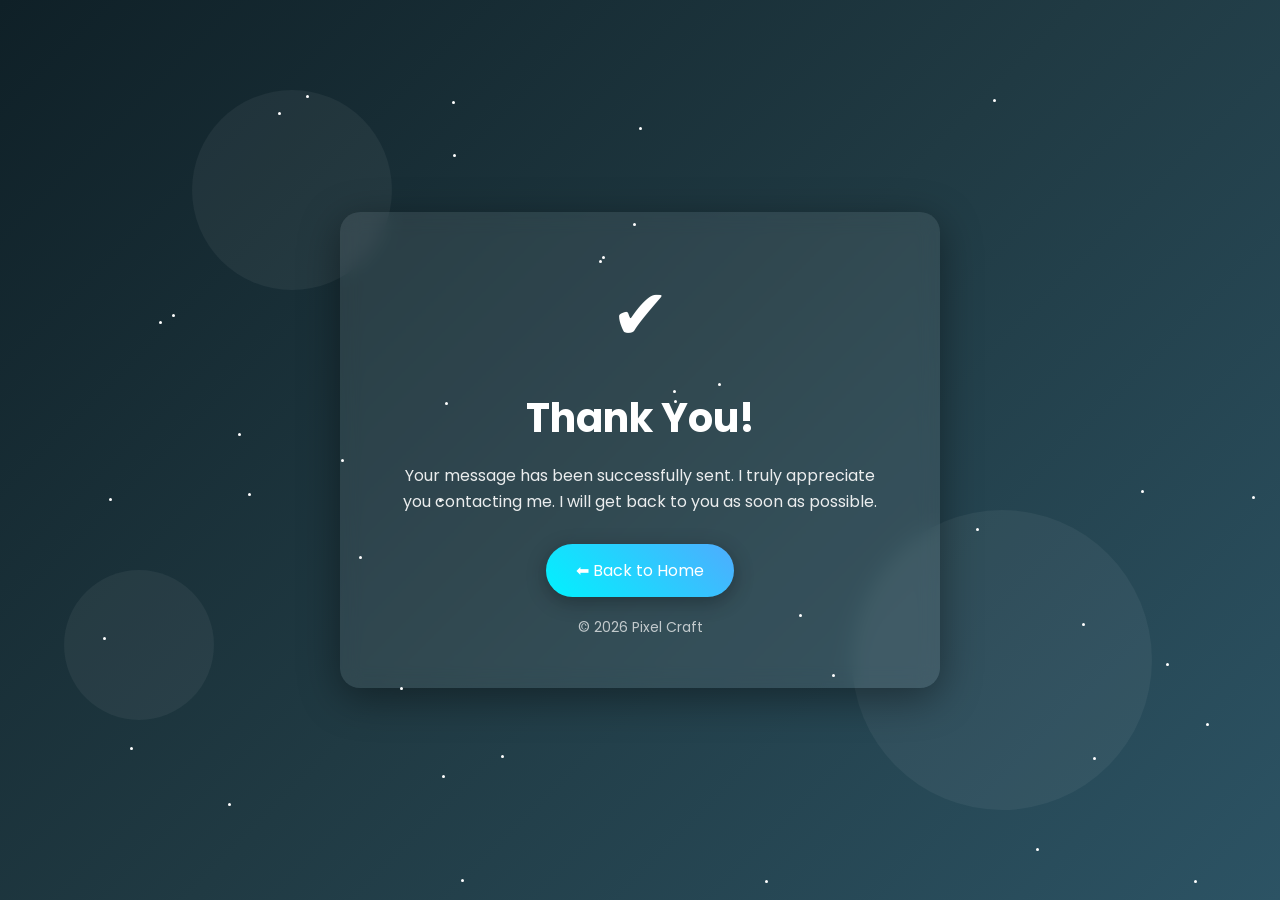
<file: thank-you.html>
<!DOCTYPE html>
<html lang="en">
<head>
<meta charset="UTF-8">
<meta name="viewport" content="width=device-width, initial-scale=1.0">
<title>Thank You | Portfolio</title>
<link rel="icon" type="image/svg+xml" href="data:image/svg+xml,<svg xmlns='http://www.w3.org/2000/svg' viewBox='0 0 64 64'><rect width='64' height='64' rx='16' fill='%232563eb'/><text x='50%25' y='54%25' dominant-baseline='middle' text-anchor='middle' font-family='Georgia,serif' font-size='40' font-weight='700' fill='white'>D</text></svg>" />

<style>
/* Google Font */
@import url('https://fonts.googleapis.com/css2?family=Poppins:wght@300;400;600;700&display=swap');

*{
margin:0;
padding:0;
box-sizing:border-box;
font-family: 'Poppins', sans-serif;
}

body{
height:100vh;
display:flex;
justify-content:center;
align-items:center;
background: linear-gradient(135deg,#0f2027,#203a43,#2c5364);
overflow:hidden;
color:white;
}

/* Floating background circles */
.circle{
position:absolute;
border-radius:50%;
background:rgba(255,255,255,0.05);
animation: float 15s infinite linear;
}

.circle:nth-child(1){width:200px;height:200px;top:10%;left:15%;}
.circle:nth-child(2){width:300px;height:300px;bottom:10%;right:10%;animation-duration:20s;}
.circle:nth-child(3){width:150px;height:150px;bottom:20%;left:5%;animation-duration:25s;}

@keyframes float{
0%{transform:translateY(0px);}
50%{transform:translateY(-50px);}
100%{transform:translateY(0px);}
}

/* Card */
.container{
text-align:center;
padding:50px;
border-radius:20px;
background: rgba(255,255,255,0.08);
backdrop-filter: blur(10px);
box-shadow:0 10px 40px rgba(0,0,0,0.4);
animation: fadeIn 1.5s ease;
max-width:600px;
}

@keyframes fadeIn{
from{opacity:0; transform:translateY(30px);}
to{opacity:1; transform:translateY(0);}
}

h1{
font-size:40px;
margin-bottom:15px;
}

p{
opacity:0.9;
margin-bottom:30px;
line-height:1.6;
}

/* Animated check icon */
.checkmark{
font-size:70px;
margin-bottom:20px;
animation: pop 1s ease;
}

@keyframes pop{
0%{transform:scale(0);}
80%{transform:scale(1.2);}
100%{transform:scale(1);}
}

/* Button */
button{
padding:14px 30px;
border:none;
border-radius:50px;
font-size:16px;
cursor:pointer;
background: linear-gradient(45deg,#00f2fe,#4facfe);
color:white;
transition:0.3s;
box-shadow:0 5px 20px rgba(0,0,0,0.3);
}

button:hover{
transform:translateY(-3px);
box-shadow:0 8px 25px rgba(0,0,0,0.4);
}

/* small animated stars */
.star{
position:absolute;
width:3px;
height:3px;
background:white;
border-radius:50%;
animation: twinkle 3s infinite;
}

@keyframes twinkle{
0%,100%{opacity:0.2;}
50%{opacity:1;}
}

footer{
margin-top:20px;
font-size:14px;
opacity:0.7;
}
</style>
</head>

<body>

<!-- Background circles -->
<div class="circle"></div>
<div class="circle"></div>
<div class="circle"></div>

<!-- Thank You Card -->
<div class="container">
<div class="checkmark">✔</div>
<h1>Thank You!</h1>
<p>
Your message has been successfully sent.  
I truly appreciate you contacting me.  
I will get back to you as soon as possible.
</p>

<button onclick="goBack()">⬅ Back to Home</button>

<footer>
© 2026 Pixel Craft
</footer>
</div>

<script>
// Back button
function goBack(){
window.location.href = "index.html";
}

// Create stars
for(let i=0;i<40;i++){
let star = document.createElement("div");
star.classList.add("star");
star.style.top = Math.random()*100 + "%";
star.style.left = Math.random()*100 + "%";
star.style.animationDelay = Math.random()*3 + "s";
document.body.appendChild(star);
}
</script>

</body>
</html>
</file>
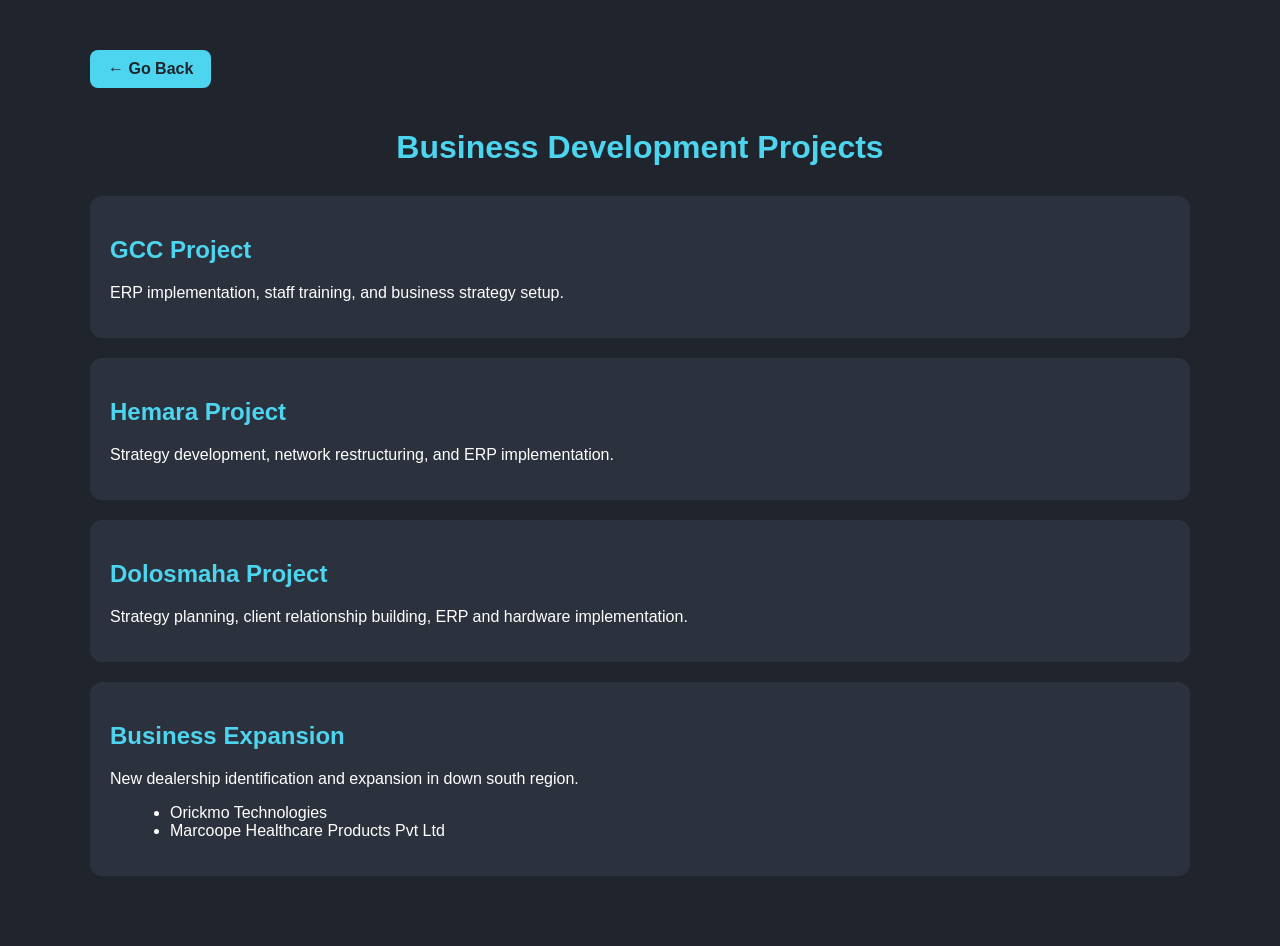
<file: sources/1.html>
<!-- ================== PAGE 1 ================== -->
<!-- Business Development Projects -->

<!DOCTYPE html>
<html lang="en">
<head>
  <meta charset="UTF-8">
  <meta name="viewport" content="width=device-width, initial-scale=1.0">
  <title>Business Development Projects</title>
  <style>
    .back-btn {
      display: inline-block;
      margin-bottom: 20px;
      padding: 10px 18px;
      border-radius: 8px;
      background: #4dd4ee;
      color: #1f242d;
      font-weight: 600;
      text-decoration: none;
      transition: 0.3s;
    }

    .back-btn:hover {
      background: #3bbcd4;
      transform: translateY(-2px);
    }
    body {
      margin: 0;
      font-family: 'Poppins', sans-serif;
      background: #1f242d;
      color: #fff;
    }

    .container {
      width: 90%;
      max-width: 1100px;
      margin: auto;
      padding: 50px 0;
    }

    h1 {
      text-align: center;
      color: #4dd4ee;
      margin-bottom: 30px;
    }

    .card {
      background: #2c323d;
      padding: 20px;
      margin-bottom: 20px;
      border-radius: 12px;
    }

    .card h2 {
      color: #4dd4ee;
    }

    ul {
      margin-left: 20px;
    }
  </style>
</head>
<body>

  <div class="container">
    <a href="../index.html#portfolio" class="back-btn">← Go Back</a>
    <h1>Business Development Projects</h1>

    <div class="card">
      <h2>GCC Project</h2>
      <p>ERP implementation, staff training, and business strategy setup.</p>
    </div>

    <div class="card">
      <h2>Hemara Project</h2>
      <p>Strategy development, network restructuring, and ERP implementation.</p>
    </div>

    <div class="card">
      <h2>Dolosmaha Project</h2>
      <p>Strategy planning, client relationship building, ERP and hardware implementation.</p>
    </div>

    <div class="card">
      <h2>Business Expansion</h2>
      <p>New dealership identification and expansion in down south region.</p>
      <ul>
        <li>Orickmo Technologies</li>
        <li>Marcoope Healthcare Products Pvt Ltd</li>
      </ul>
    </div>

  </div>

</body>
</html>
</file>
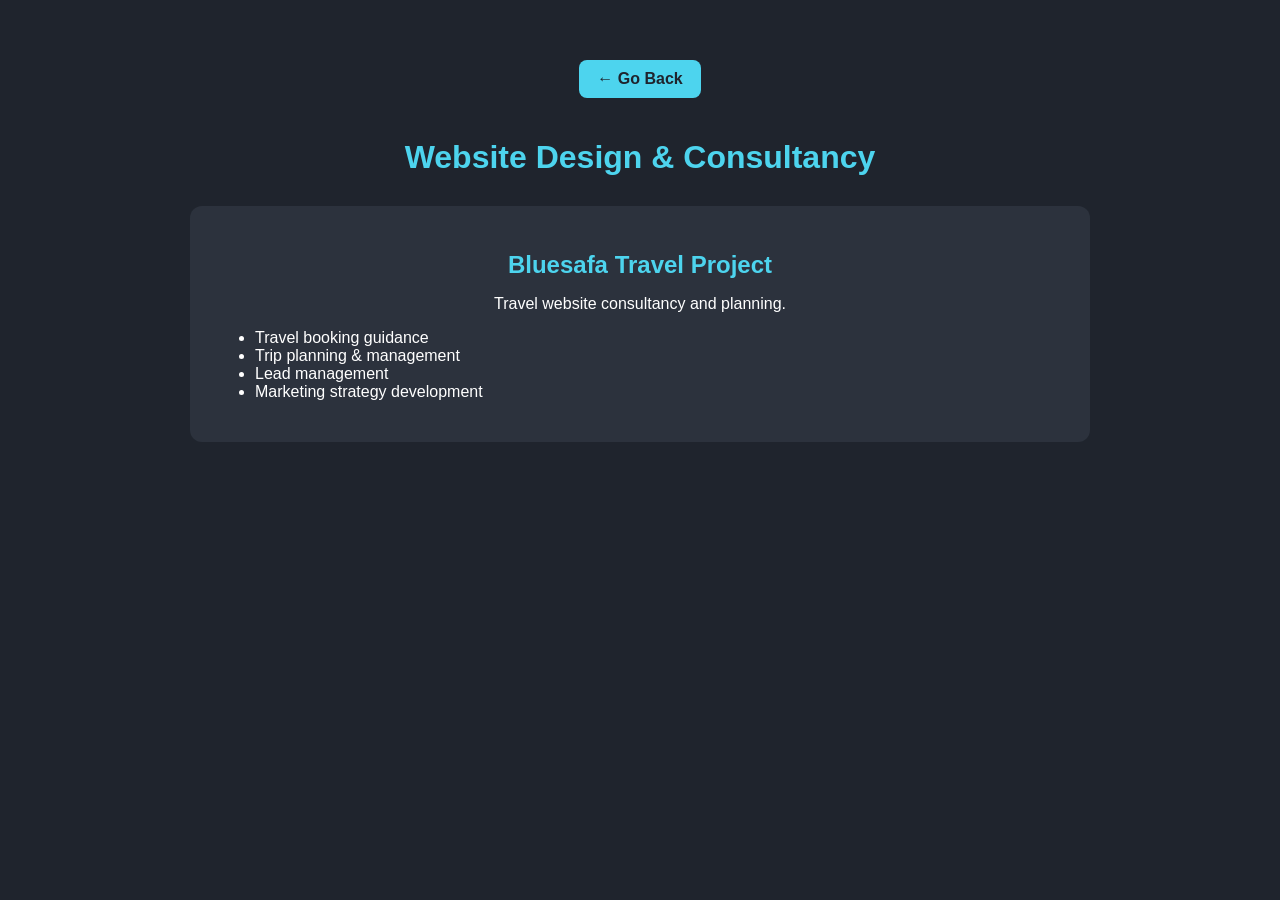
<file: sources/2.html>
<!-- Website Design & Consultancy -->

<!DOCTYPE html>
<html lang="en">
<head>
  <meta charset="UTF-8">
  <meta name="viewport" content="width=device-width, initial-scale=1.0">
  <title>Website Design & Consultancy</title>
  <style>
    .back-btn {
      display: inline-block;
      margin-bottom: 20px;
      padding: 10px 18px;
      border-radius: 8px;
      background: #4dd4ee;
      color: #1f242d;
      font-weight: 600;
      text-decoration: none;
      transition: 0.3s;
    }

    .back-btn:hover {
      background: #3bbcd4;
      transform: translateY(-2px);
    }
    body {
      margin: 0;
      font-family: 'Poppins', sans-serif;
      background: #1f242d;
      color: #fff;
    }

    .container {
      width: 90%;
      max-width: 900px;
      margin: auto;
      padding: 60px 0;
      text-align: center;
    }

    h1 {
      color: #4dd4ee;
      margin-bottom: 30px;
    }

    .card {
      background: #2c323d;
      padding: 25px;
      border-radius: 12px;
    }

    .card h2 {
      color: #4dd4ee;
      margin-bottom: 15px;
    }

    ul {
      text-align: left;
      margin-top: 15px;
    }
  </style>
</head>
<body>

  <div class="container">
    <a href="../index.html#portfolio" class="back-btn">← Go Back</a>
    <h1>Website Design & Consultancy</h1>

    <div class="card">
      <h2>Bluesafa Travel Project</h2>
      <p>Travel website consultancy and planning.</p>
      <ul>
        <li>Travel booking guidance</li>
        <li>Trip planning & management</li>
        <li>Lead management</li>
        <li>Marketing strategy development</li>
      </ul>
    </div>

  </div>

</body>
</html>
</file>
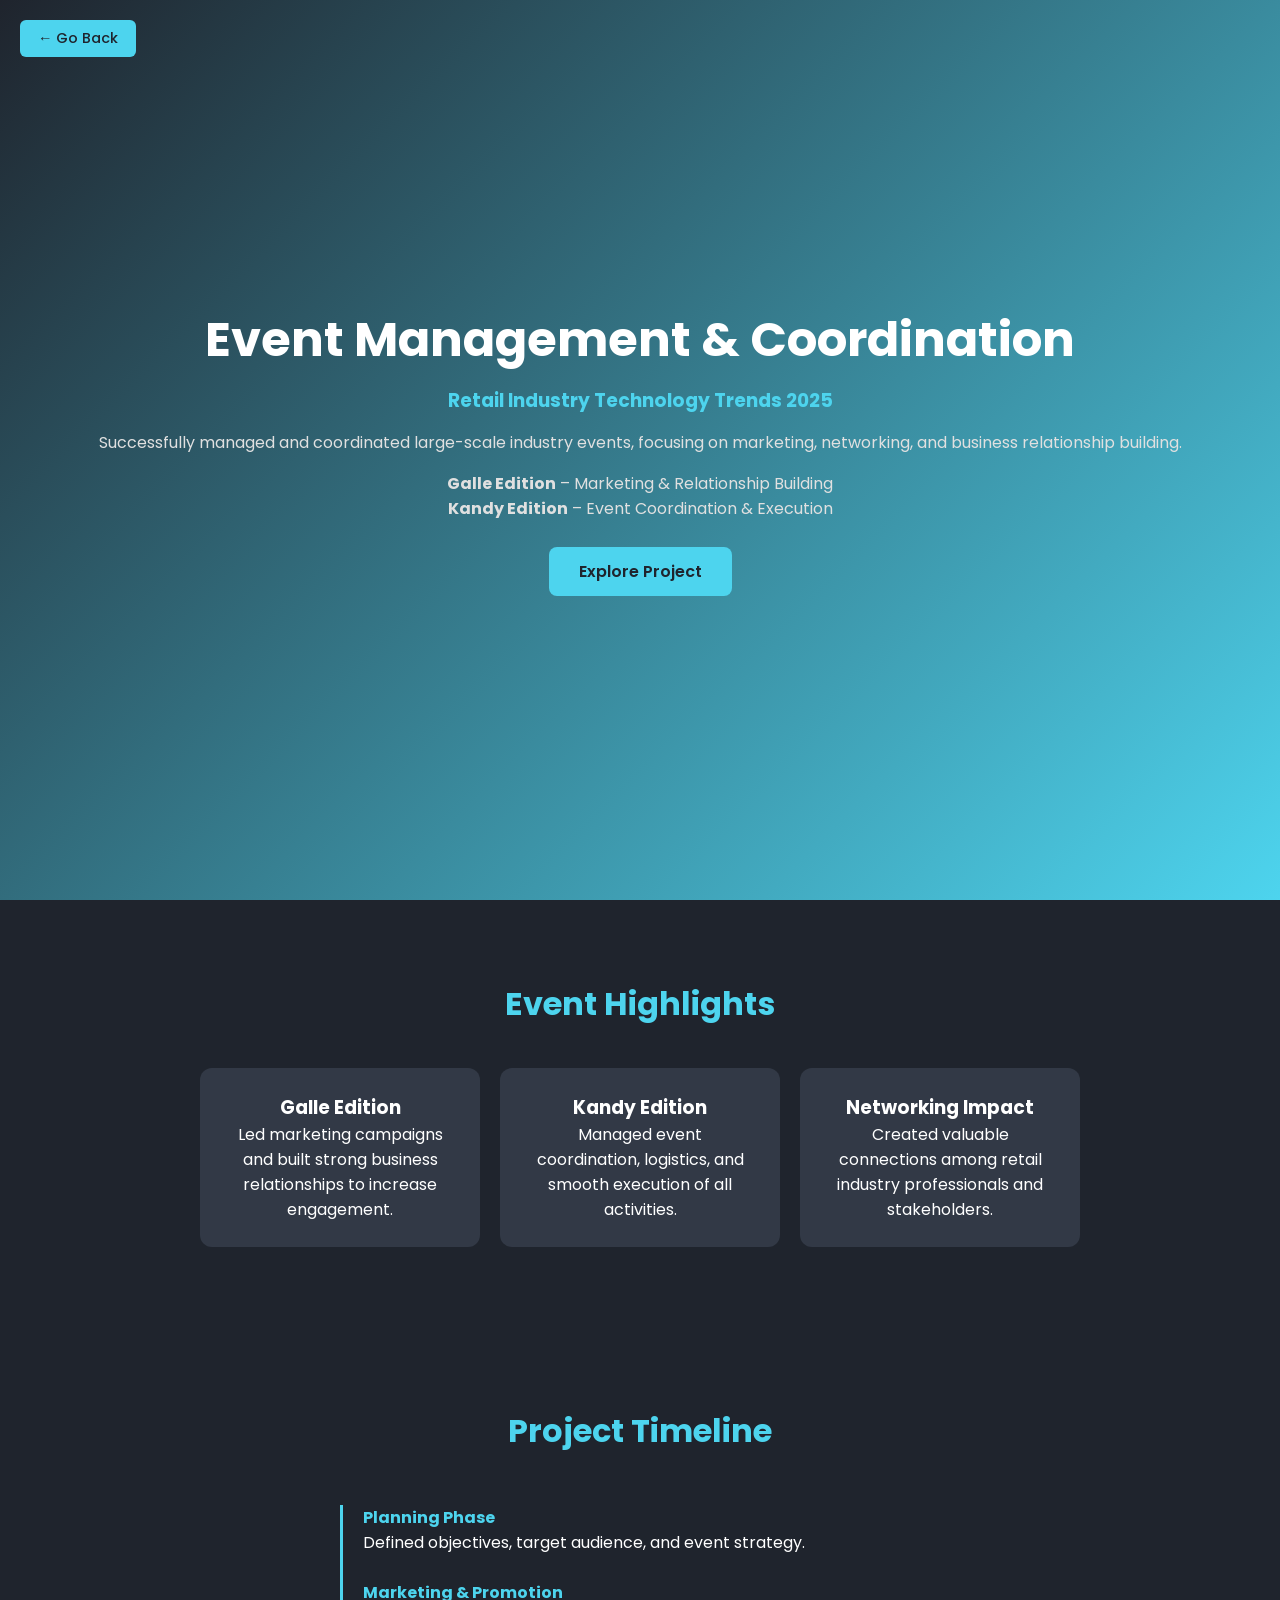
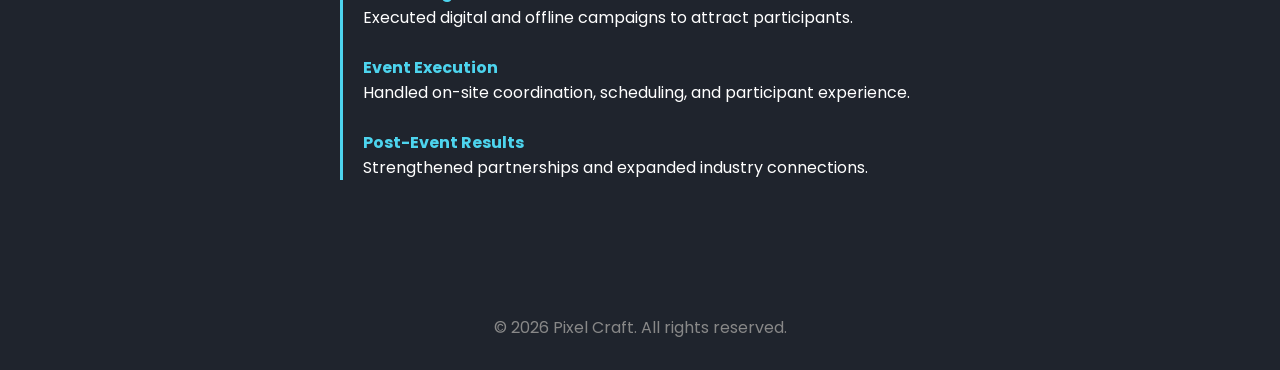
<file: sources/3.html>
<!DOCTYPE html>
<html lang="en">
<head>
<meta charset="UTF-8">
<meta name="viewport" content="width=device-width, initial-scale=1.0">
<title>Event Management & Coordination</title>

<link href="https://fonts.googleapis.com/css2?family=Poppins:wght@300;400;600;700&display=swap" rel="stylesheet">

<style>

*{
  margin:0;
  padding:0;
  box-sizing:border-box;
  font-family:'Poppins',sans-serif;
}

body{
  background:#1f242d;
  color:#fff;
}

/* HERO */
.hero{
  position:relative;
  min-height:100vh;
  display:flex;
  align-items:center;
  justify-content:center;
  text-align:center;
  background:linear-gradient(135deg,#1f242d,#4dd4ee);
  padding:20px;
}

/* GO BACK BUTTON */
.back-btn{
  position:absolute;
  top:20px;
  left:20px;
  padding:8px 18px;
  background:#4dd4ee;
  color:#1f242d;
  font-size:0.9rem;
  border-radius:6px;
  text-decoration:none;
  font-weight:500;
  transition:0.3s;
}

.back-btn:hover{
  background:#3bbcd3;
  transform:translateY(-2px);
}

.hero h1{
  font-size:3rem;
}

.hero h3{
  color:#4dd4ee;
  margin-top:10px;
}

.hero p{
  margin-top:15px;
  color:#e0e0e0;
  line-height:1.6;
}

.btn{
  display:inline-block;
  margin-top:25px;
  padding:12px 30px;
  background:#4dd4ee;
  color:#1f242d;
  font-weight:600;
  border-radius:8px;
  text-decoration:none;
  transition:0.3s;
}

.btn:hover{
  transform:scale(1.05);
  background:#3bbcd3;
}

/* SECTION */
.section{
  padding:80px 10%;
  text-align:center;
}

.section h2{
  color:#4dd4ee;
  margin-bottom:20px;
  font-size:2rem;
}

/* CARDS */
.cards{
  display:flex;
  flex-wrap:wrap;
  justify-content:center;
  gap:20px;
  margin-top:40px;
}

.card{
  background:#323946;
  padding:25px;
  border-radius:12px;
  width:280px;
  transition:0.3s;
}

.card:hover{
  transform:translateY(-10px);
  background:#4dd4ee;
  color:#1f242d;
}

/* TIMELINE */
.timeline{
  margin-top:50px;
  border-left:3px solid #4dd4ee;
  padding-left:20px;
  text-align:left;
  max-width:600px;
  margin-left:auto;
  margin-right:auto;
}

.timeline-item{
  margin-bottom:25px;
}

.timeline-item h4{
  color:#4dd4ee;
}

/* FOOTER */
footer{
  text-align:center;
  padding:30px;
  color:#888;
}

/* RESPONSIVE */
@media(max-width:768px){
  .hero h1{
    font-size:2.2rem;
  }
}

</style>
</head>

<body>

<!-- HERO -->
<section class="hero">

  <!-- GO BACK BUTTON -->
  <a href="../index.html#portfolio" class="back-btn">← Go Back</a>

  <div>
    <h1>Event Management & Coordination</h1>

    <h3>Retail Industry Technology Trends 2025</h3>

    <p>
      Successfully managed and coordinated large-scale industry events,
      focusing on marketing, networking, and business relationship building.
    </p>

    <p>
      <strong>Galle Edition</strong> – Marketing & Relationship Building <br>
      <strong>Kandy Edition</strong> – Event Coordination & Execution
    </p>

    <a href="#details" class="btn">Explore Project</a>
  </div>
</section>

<!-- EVENT DETAILS -->
<section id="details" class="section">
  <h2>Event Highlights</h2>

  <div class="cards">
    <div class="card">
      <h3>Galle Edition</h3>
      <p>Led marketing campaigns and built strong business relationships to increase engagement.</p>
    </div>

    <div class="card">
      <h3>Kandy Edition</h3>
      <p>Managed event coordination, logistics, and smooth execution of all activities.</p>
    </div>

    <div class="card">
      <h3>Networking Impact</h3>
      <p>Created valuable connections among retail industry professionals and stakeholders.</p>
    </div>
  </div>
</section>

<!-- TIMELINE -->
<section class="section">
  <h2>Project Timeline</h2>

  <div class="timeline">
    <div class="timeline-item">
      <h4>Planning Phase</h4>
      <p>Defined objectives, target audience, and event strategy.</p>
    </div>

    <div class="timeline-item">
      <h4>Marketing & Promotion</h4>
      <p>Executed digital and offline campaigns to attract participants.</p>
    </div>

    <div class="timeline-item">
      <h4>Event Execution</h4>
      <p>Handled on-site coordination, scheduling, and participant experience.</p>
    </div>

    <div class="timeline-item">
      <h4>Post-Event Results</h4>
      <p>Strengthened partnerships and expanded industry connections.</p>
    </div>
  </div>
</section>

<!-- FOOTER -->
<footer>
  © 2026 Pixel Craft. All rights reserved.
</footer>

</body>
</html>
</file>
